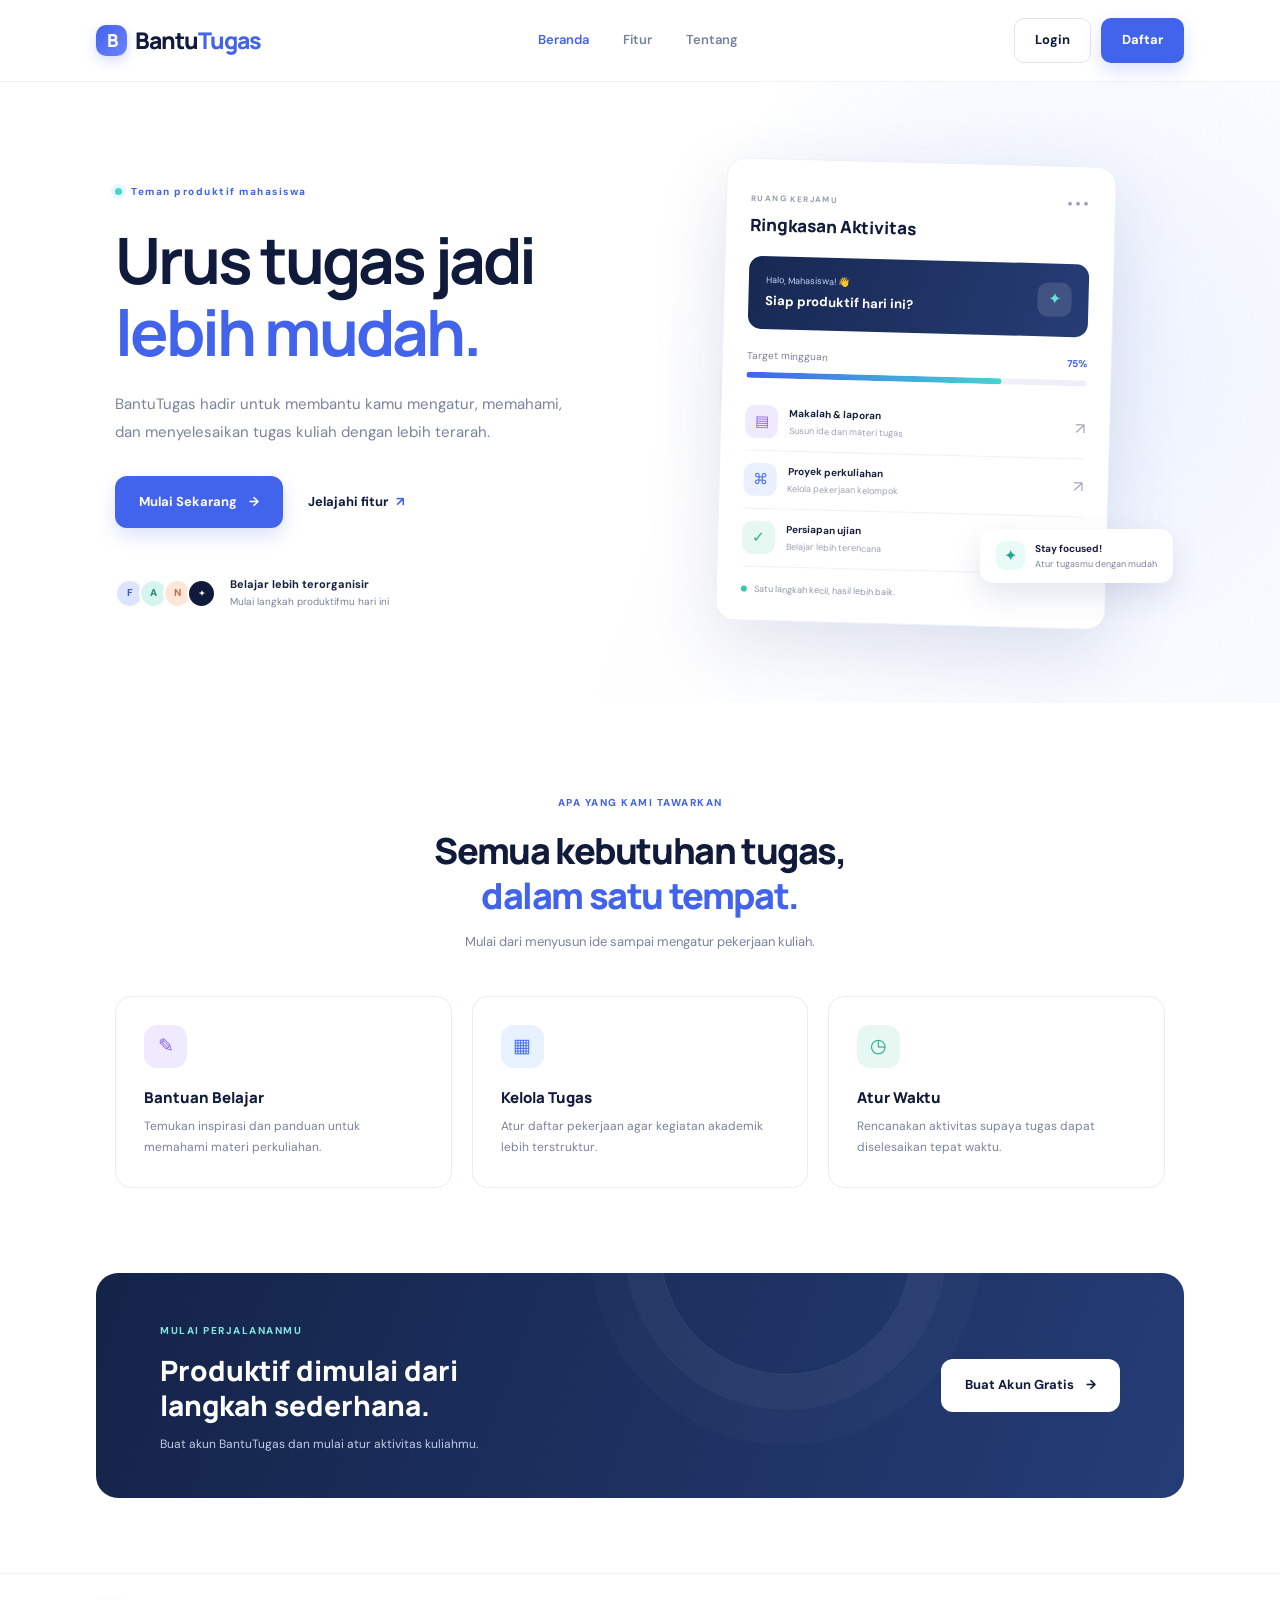
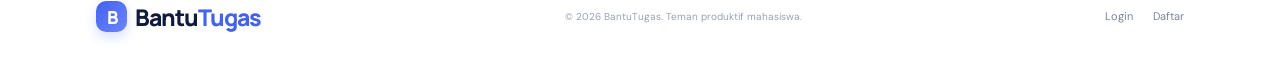
<file: index.html>
<!DOCTYPE html>
<html lang="id">
<head>
  <meta charset="UTF-8">
  <meta name="viewport" content="width=device-width, initial-scale=1.0">
  <title>BantuTugas | Beranda</title>
  <link rel="stylesheet" href="style.css">
</head>
<body>
  <header class="topbar">
    <a class="brand" href="index.html"><span class="brand-mark">B</span>Bantu<span>Tugas</span></a>
    <nav><a class="active" href="index.html">Beranda</a><a href="#fitur">Fitur</a><a href="#tentang">Tentang</a></nav>
    <div class="nav-actions"><a class="btn btn-outline" href="login.html">Login</a><a class="btn btn-primary" href="daftar.html">Daftar</a></div>
  </header>

  <main>
    <section class="hero">
      <div class="hero-copy">
        <span class="eyebrow"><span class="dot"></span> Teman produktif mahasiswa</span>
        <h1>Urus tugas jadi<br><span>lebih mudah.</span></h1>
        <p>BantuTugas hadir untuk membantu kamu mengatur, memahami, dan menyelesaikan tugas kuliah dengan lebih terarah.</p>
        <div class="hero-actions"><a class="btn btn-primary btn-large" href="daftar.html">Mulai Sekarang <span>→</span></a><a class="text-link" href="#fitur">Jelajahi fitur <span>↗</span></a></div>
        <div class="trust-row"><div class="avatar-stack"><i>F</i><i>A</i><i>N</i><i>+</i></div><div><strong>Belajar lebih terorganisir</strong><small>Mulai langkah produktifmu hari ini</small></div></div>
      </div>
      <div class="hero-visual">
        <div class="visual-glow"></div>
        <div class="dashboard-card">
          <div class="dash-head"><div><small>RUANG KERJAMU</small><h3>Ringkasan Aktivitas</h3></div><span class="more">•••</span></div>
          <div class="welcome-mini"><div><small>Halo, Mahasiswa! 👋</small><strong>Siap produktif hari ini?</strong></div><div class="mini-icon">✦</div></div>
          <div class="progress-head"><span>Target mingguan</span><strong>75%</strong></div>
          <div class="progress"><span></span></div>
          <div class="task-list">
            <div class="task"><span class="task-icon purple">▤</span><div><strong>Makalah & laporan</strong><small>Susun ide dan materi tugas</small></div><span class="task-arrow">↗</span></div>
            <div class="task"><span class="task-icon blue">⌘</span><div><strong>Proyek perkuliahan</strong><small>Kelola pekerjaan kelompok</small></div><span class="task-arrow">↗</span></div>
            <div class="task"><span class="task-icon mint">✓</span><div><strong>Persiapan ujian</strong><small>Belajar lebih terencana</small></div><span class="task-arrow">↗</span></div>
          </div>
          <div class="dash-footer"><span class="live-dot"></span> Satu langkah kecil, hasil lebih baik.</div>
        </div>
        <div class="floating-note"><span>✦</span><div><strong>Stay focused!</strong><small>Atur tugasmu dengan mudah</small></div></div>
      </div>
    </section>

    <section class="features section" id="fitur">
      <div class="section-heading"><span class="eyebrow">APA YANG KAMI TAWARKAN</span><h2>Semua kebutuhan tugas,<br><span>dalam satu tempat.</span></h2><p>Mulai dari menyusun ide sampai mengatur pekerjaan kuliah.</p></div>
      <div class="feature-grid">
        <article class="feature-card"><div class="feature-icon lavender">✎</div><h3>Bantuan Belajar</h3><p>Temukan inspirasi dan panduan untuk memahami materi perkuliahan.</p></article>
        <article class="feature-card"><div class="feature-icon sky">▦</div><h3>Kelola Tugas</h3><p>Atur daftar pekerjaan agar kegiatan akademik lebih terstruktur.</p></article>
        <article class="feature-card"><div class="feature-icon green">◷</div><h3>Atur Waktu</h3><p>Rencanakan aktivitas supaya tugas dapat diselesaikan tepat waktu.</p></article>
      </div>
    </section>
    <section class="cta section" id="tentang"><div><span class="eyebrow">MULAI PERJALANANMU</span><h2>Produktif dimulai dari<br>langkah sederhana.</h2><p>Buat akun BantuTugas dan mulai atur aktivitas kuliahmu.</p></div><a class="btn btn-light btn-large" href="daftar.html">Buat Akun Gratis <span>→</span></a></section>
  </main>
  <footer><a class="brand" href="index.html"><span class="brand-mark">B</span>Bantu<span>Tugas</span></a><p>© 2026 BantuTugas. Teman produktif mahasiswa.</p><div><a href="login.html">Login</a><a href="daftar.html">Daftar</a></div></footer>
</body>
</html>
</file>
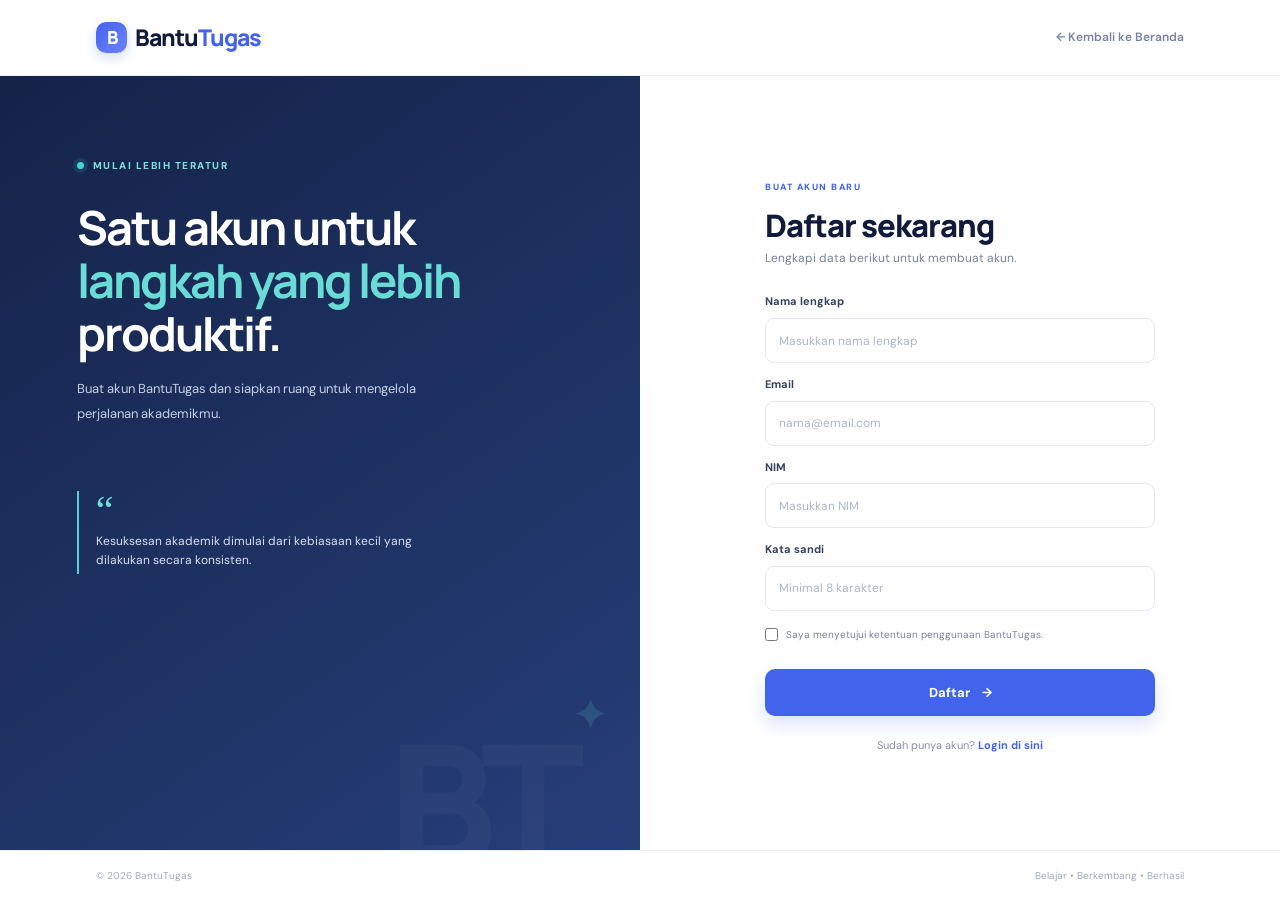
<file: daftar.html>
<!DOCTYPE html>
<html lang="id">
<head>
  <meta charset="UTF-8">
  <meta name="viewport" content="width=device-width, initial-scale=1.0">
  <title>BantuTugas | Daftar</title>
  <link rel="stylesheet" href="style.css">
</head>
<body class="auth-body">
  <header class="auth-top"><a class="brand" href="index.html"><span class="brand-mark">B</span>Bantu<span>Tugas</span></a><a class="back-link" href="index.html">← Kembali ke Beranda</a></header>
  <main class="auth-layout">
    <section class="auth-aside">
      <span class="eyebrow"><span class="dot"></span> MULAI LEBIH TERATUR</span>
      <h1>Satu akun untuk<br><span>langkah yang lebih</span><br>produktif.</h1>
      <p>Buat akun BantuTugas dan siapkan ruang untuk mengelola perjalanan akademikmu.</p>
      <div class="aside-quote"><span>“</span><p>Kesuksesan akademik dimulai dari kebiasaan kecil yang dilakukan secara konsisten.</p></div>
      <div class="aside-decoration">BT<span>✦</span></div>
    </section>
    <section class="auth-panel">
      <div class="form-wrap">
        <span class="form-kicker">BUAT AKUN BARU</span><h2>Daftar sekarang</h2><p class="form-sub">Lengkapi data berikut untuk membuat akun.</p>
        <form action="login.html" method="get">
          <label for="nama">Nama lengkap</label><input id="nama" name="nama" type="text" placeholder="Masukkan nama lengkap" required>
          <label for="email">Email</label><input id="email" name="email" type="email" placeholder="nama@email.com" required>
          <label for="nim">NIM</label><input id="nim" name="nim" type="text" placeholder="Masukkan NIM" required>
          <label for="password">Kata sandi</label><input id="password" name="password" type="password" placeholder="Minimal 8 karakter" minlength="8" required>
          <label class="check-label"><input type="checkbox" required> Saya menyetujui ketentuan penggunaan BantuTugas.</label>
          <button class="btn btn-primary btn-full" type="submit">Daftar <span>→</span></button>
        </form>
        <p class="switch-auth">Sudah punya akun? <a href="login.html">Login di sini</a></p>
      </div>
    </section>
  </main>
  <footer class="auth-footer"><span>© 2026 BantuTugas</span><span>Belajar • Berkembang • Berhasil</span></footer>
</body>
</html>
</file>
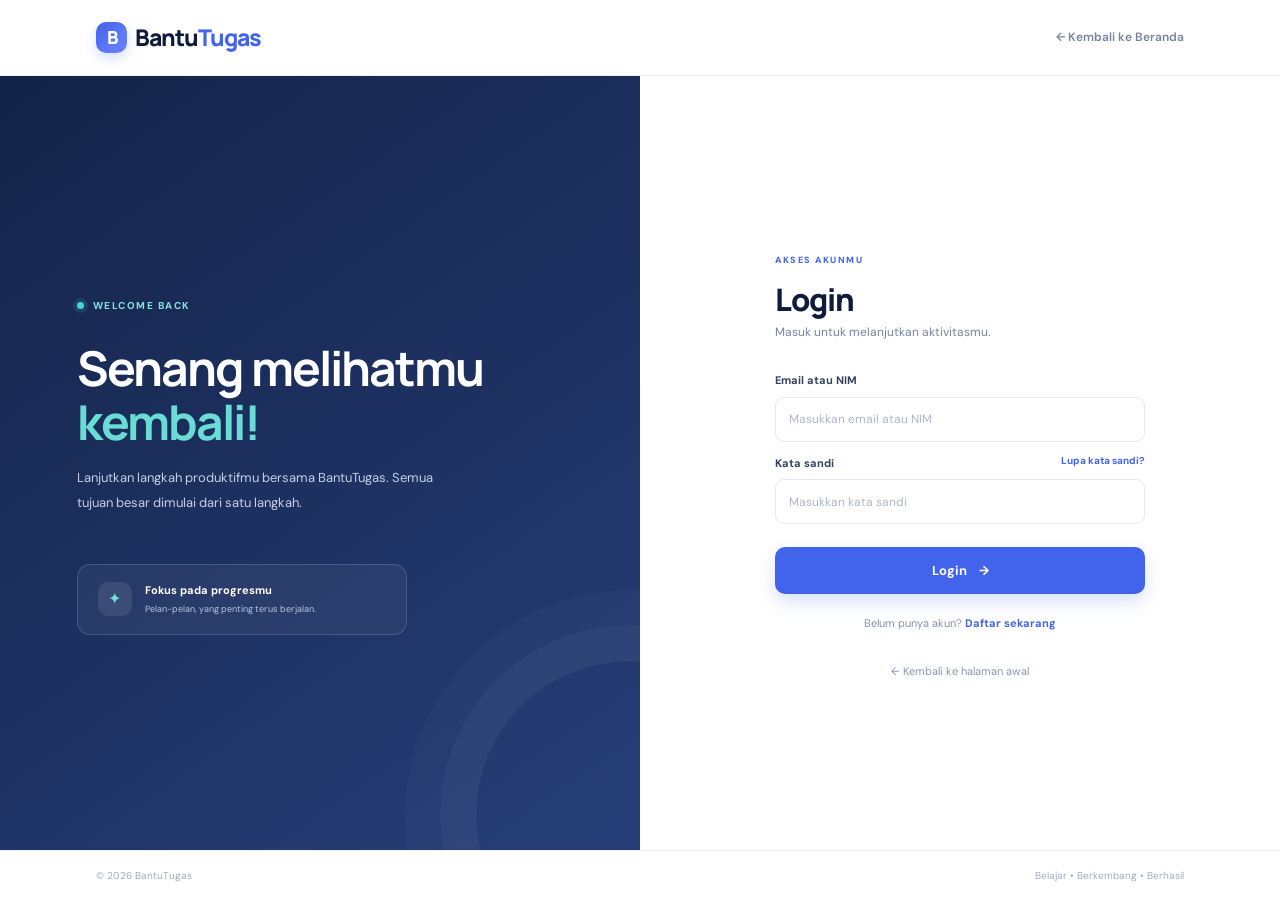
<file: login.html>
<!DOCTYPE html>
<html lang="id">
<head>
  <meta charset="UTF-8">
  <meta name="viewport" content="width=device-width, initial-scale=1.0">
  <title>BantuTugas | Login</title>
  <link rel="stylesheet" href="style.css">
</head>
<body class="auth-body">
  <header class="auth-top"><a class="brand" href="index.html"><span class="brand-mark">B</span>Bantu<span>Tugas</span></a><a class="back-link" href="index.html">← Kembali ke Beranda</a></header>
  <main class="login-layout">
    <section class="login-art">
      <div class="login-art-content"><span class="eyebrow"><span class="dot"></span> WELCOME BACK</span><h1>Senang melihatmu<br><span>kembali!</span></h1><p>Lanjutkan langkah produktifmu bersama BantuTugas. Semua tujuan besar dimulai dari satu langkah.</p><div class="login-art-card"><span class="spark">✦</span><div><strong>Fokus pada progresmu</strong><small>Pelan-pelan, yang penting terus berjalan.</small></div></div></div>
      <div class="big-orb"></div>
    </section>
    <section class="auth-panel login-panel">
      <div class="form-wrap">
        <span class="form-kicker">AKSES AKUNMU</span><h2>Login</h2><p class="form-sub">Masuk untuk melanjutkan aktivitasmu.</p>
        <form action="profil.html" method="get">
          <label for="email">Email atau NIM</label><input id="email" name="email" type="text" placeholder="Masukkan email atau NIM" required>
          <div class="label-line"><label for="password">Kata sandi</label><a href="#" onclick="alert('Silakan hubungi pengelola untuk bantuan akun.'); return false;">Lupa kata sandi?</a></div>
          <input id="password" name="password" type="password" placeholder="Masukkan kata sandi" required>
          <button class="btn btn-primary btn-full" type="submit">Login <span>→</span></button>
        </form>
        <p class="switch-auth">Belum punya akun? <a href="daftar.html">Daftar sekarang</a></p>
        <a class="back-home" href="index.html">← Kembali ke halaman awal</a>
      </div>
    </section>
  </main>
  <footer class="auth-footer"><span>© 2026 BantuTugas</span><span>Belajar • Berkembang • Berhasil</span></footer>
</body>
</html>
</file>
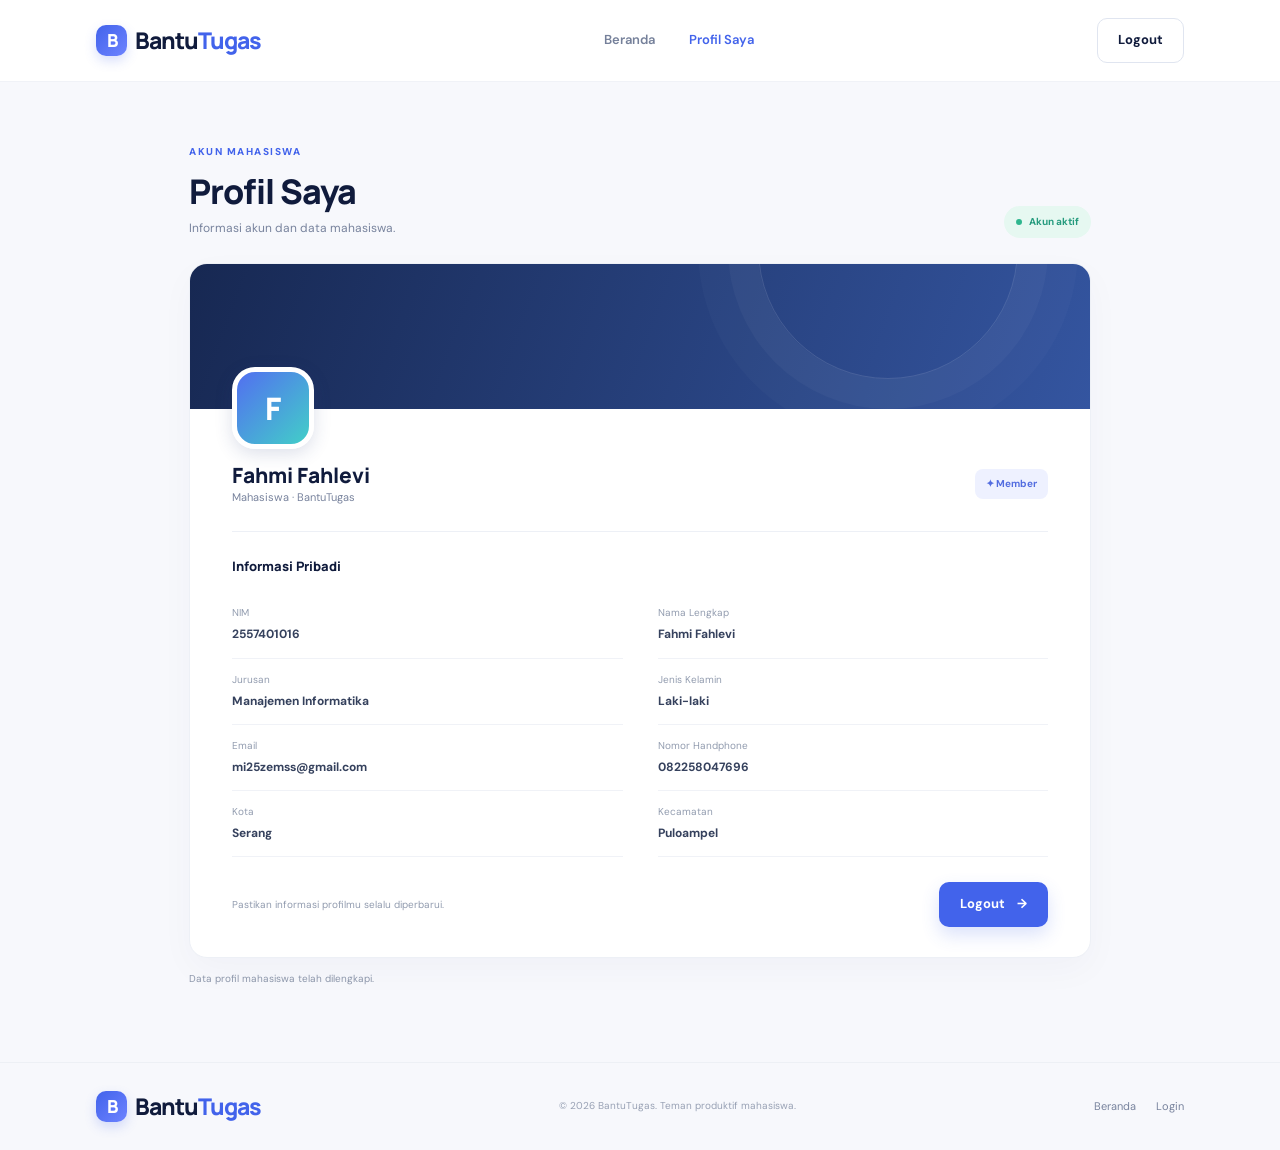
<file: profil.html>
<!DOCTYPE html>
<html lang="id">
<head>
  <meta charset="UTF-8">
  <meta name="viewport" content="width=device-width, initial-scale=1.0">
  <title>BantuTugas | Profil</title>
  <link rel="stylesheet" href="style.css">
</head>
<body class="profile-body">
  <header class="topbar">
    <a class="brand" href="index.html"><span class="brand-mark">B</span>Bantu<span>Tugas</span></a>
    <nav><a href="index.html">Beranda</a><a class="active" href="profil.html">Profil Saya</a></nav>
    <div class="nav-actions"><a class="btn btn-outline" href="index.html">Logout</a></div>
  </header>
  <main class="profile-main">
    <div class="profile-heading"><div><span class="eyebrow">AKUN MAHASISWA</span><h1>Profil Saya</h1><p>Informasi akun dan data mahasiswa.</p></div><span class="profile-status"><i></i> Akun aktif</span></div>
    <section class="profile-card">
      <div class="profile-cover"><div class="cover-pattern"></div></div>
      <div class="profile-content">
        <div class="profile-avatar">F</div>
        <div class="profile-name-row"><div><h2>Fahmi Fahlevi</h2><p>Mahasiswa · BantuTugas</p></div><span class="member-tag">✦ Member</span></div>
        <div class="profile-divider"></div>
        <h3 class="data-title">Informasi Pribadi</h3>
        <div class="data-grid">
          <div class="data-item"><span>NIM</span><strong>2557401016</strong></div>
          <div class="data-item"><span>Nama Lengkap</span><strong>Fahmi Fahlevi</strong></div>
          <div class="data-item"><span>Jurusan</span><strong>Manajemen Informatika</strong></div>
          <div class="data-item"><span>Jenis Kelamin</span><strong>Laki-laki</strong></div>
          <div class="data-item"><span>Email</span><strong>mi25zemss@gmail.com</strong></div>
          <div class="data-item"><span>Nomor Handphone</span><strong>082258047696</strong></div>
          <div class="data-item"><span>Kota</span><strong>Serang</strong></div>
          <div class="data-item"><span>Kecamatan</span><strong>Puloampel</strong></div>
        </div>
        <div class="profile-bottom"><p>Pastikan informasi profilmu selalu diperbarui.</p><a class="btn btn-primary" href="index.html">Logout <span>→</span></a></div>
      </div>
    </section>
    <p class="profile-note">Data profil mahasiswa telah dilengkapi.</p>
  </main>
  <footer><a class="brand" href="index.html"><span class="brand-mark">B</span>Bantu<span>Tugas</span></a><p>© 2026 BantuTugas. Teman produktif mahasiswa.</p><div><a href="index.html">Beranda</a><a href="login.html">Login</a></div></footer>
</body>
</html>
</file>
<file: style.css>
@import url('https://fonts.googleapis.com/css2?family=DM+Sans:wght@400;500;600;700&family=Manrope:wght@400;500;600;700;800&display=swap');

:root{--navy:#101b3c;--navy2:#172852;--blue:#4263eb;--cyan:#43d5d0;--ink:#17213b;--muted:#78839d;--line:#e8ecf4;--soft:#f5f7fc;--white:#fff;--radius:20px}
*{box-sizing:border-box;margin:0;padding:0}
html{scroll-behavior:smooth}
body{font-family:'DM Sans',sans-serif;color:var(--ink);background:#fff;line-height:1.6}
a{text-decoration:none;color:inherit}
.topbar{height:82px;padding:0 7.5%;display:flex;align-items:center;justify-content:space-between;background:#fff;border-bottom:1px solid #f0f2f7}
.brand{font-family:'Manrope',sans-serif;font-weight:800;font-size:23px;letter-spacing:-1px;display:flex;align-items:center;gap:8px;color:var(--navy)}
.brand>span:last-child{margin-left:-8px;color:var(--blue)}
.brand-mark{width:31px;height:31px;border-radius:10px;background:linear-gradient(135deg,var(--blue),#6d83ff);color:#fff;display:inline-grid;place-items:center;font-size:18px;box-shadow:0 5px 12px #4263eb35}
.topbar nav{display:flex;gap:34px;color:#75809a;font-size:13px;font-weight:600}
.topbar nav a:hover,.topbar nav a.active{color:var(--blue)}
.nav-actions{display:flex;align-items:center;gap:10px}
.btn{display:inline-flex;align-items:center;justify-content:center;gap:12px;padding:11px 20px;border-radius:10px;font-weight:700;font-size:13px;transition:.2s;border:1px solid transparent;cursor:pointer;font-family:inherit}
.btn:hover{transform:translateY(-2px)}
.btn-primary{background:var(--blue);color:#fff;box-shadow:0 8px 18px #4263eb30}
.btn-primary:hover{background:#3454dc}
.btn-outline{border-color:#e0e5f0;color:var(--navy);background:#fff}
.btn-large{padding:15px 23px;border-radius:12px}
.btn-full{width:100%;margin-top:10px;padding:14px}
.hero{min-height:620px;padding:80px 9% 78px;display:grid;grid-template-columns:1fr 1fr;align-items:center;gap:55px;background:radial-gradient(circle at 80% 45%,#e9efff 0,transparent 34%),linear-gradient(110deg,#fff 50%,#f8faff 100%);overflow:hidden}
.hero-copy{max-width:540px}
.eyebrow{display:inline-flex;align-items:center;gap:9px;color:var(--blue);font-size:10px;font-weight:800;letter-spacing:1.5px}
.dot{width:7px;height:7px;background:var(--cyan);border-radius:50%;box-shadow:0 0 0 4px #43d5d020}
.hero h1,.auth-aside h1,.login-art h1{font-family:'Manrope',sans-serif;font-size:clamp(43px,5vw,66px);line-height:1.13;letter-spacing:-3px;color:var(--navy);margin:21px 0}
.hero h1 span,.auth-aside h1 span,.login-art h1 span,.section-heading h2 span{color:var(--blue)}
.hero-copy>p{color:var(--muted);font-size:15px;line-height:1.9;max-width:450px}
.hero-actions{display:flex;align-items:center;gap:25px;margin-top:29px}
.text-link{font-size:13px;font-weight:700;color:var(--navy)}
.text-link span{color:var(--blue);margin-left:5px}
.trust-row{display:flex;align-items:center;gap:14px;margin-top:48px}
.avatar-stack{display:flex;padding-left:5px}
.avatar-stack i{font-style:normal;width:29px;height:29px;border-radius:50%;border:2px solid #fff;background:#dce4ff;color:#3e56b8;display:grid;place-items:center;font-size:10px;font-weight:800;margin-left:-5px}
.avatar-stack i:nth-child(2){background:#d6f5ee;color:#238b79}.avatar-stack i:nth-child(3){background:#ffe6d9;color:#bd704c}.avatar-stack i:nth-child(4){background:var(--navy);color:#fff}
.trust-row strong,.trust-row small{display:block}.trust-row strong{font-size:11px}.trust-row small{font-size:10px;color:var(--muted)}
.hero-visual{position:relative;min-height:440px;display:grid;place-items:center}
.visual-glow{position:absolute;width:390px;height:390px;border-radius:50%;background:linear-gradient(135deg,#dce5ff,#e4fbf8);filter:blur(1px)}
.dashboard-card{z-index:1;width:min(100%,390px);background:#fff;border:1px solid #edf0f7;border-radius:19px;padding:24px;box-shadow:0 25px 70px #243b7820;transform:rotate(1.5deg)}
.dash-head{display:flex;justify-content:space-between;align-items:start}.dash-head small{font-size:8px;letter-spacing:1.4px;color:#96a0b5;font-weight:800}.dash-head h3{font:800 17px 'Manrope';margin-top:4px;color:var(--navy)}.more{color:#9ca6ba;letter-spacing:2px}
.welcome-mini{margin:20px 0 19px;background:linear-gradient(110deg,#172852,#263d75);border-radius:13px;padding:17px;color:#fff;display:flex;justify-content:space-between;align-items:center}.welcome-mini small,.welcome-mini strong{display:block}.welcome-mini small{font-size:9px;color:#c5d2f4}.welcome-mini strong{font-size:13px;margin-top:4px}.mini-icon{width:34px;height:34px;background:#ffffff20;border-radius:10px;display:grid;place-items:center;color:#69e2dc}
.progress-head{display:flex;justify-content:space-between;font-size:10px;color:#78839d;margin-bottom:8px}.progress-head strong{color:var(--blue)}.progress{height:6px;background:#edf0f7;border-radius:10px;overflow:hidden}.progress span{display:block;width:75%;height:100%;background:linear-gradient(90deg,var(--blue),var(--cyan));border-radius:10px}
.task-list{margin-top:15px}.task{display:flex;align-items:center;gap:11px;padding:12px 0;border-bottom:1px solid #f0f2f7}.task-icon{width:33px;height:33px;border-radius:10px;display:grid;place-items:center;font-size:15px}.purple{background:#f0eaff;color:#8a65dc}.blue{background:#eaf0ff;color:#4d70e7}.mint{background:#e5f8f2;color:#32a88c}.task strong,.task small{display:block}.task strong{font-size:10px}.task small{font-size:9px;color:#98a1b4;margin-top:2px}.task-arrow{margin-left:auto;color:#9da7bb}.dash-footer{font-size:9px;color:#8c96aa;padding-top:15px}.live-dot{display:inline-block;width:6px;height:6px;border-radius:50%;background:#3ac7a3;margin-right:5px}
.floating-note{position:absolute;right:-8px;bottom:42px;z-index:2;display:flex;align-items:center;gap:10px;background:#fff;padding:12px 16px;border-radius:13px;box-shadow:0 12px 30px #243b7820}.floating-note>span{width:29px;height:29px;display:grid;place-items:center;background:#e8fbf7;color:#22a88d;border-radius:9px}.floating-note strong,.floating-note small{display:block}.floating-note strong{font-size:10px}.floating-note small{font-size:9px;color:var(--muted)}
.section{padding:85px 9%}.section-heading{text-align:center}.section-heading h2{font:800 36px/1.25 'Manrope';letter-spacing:-1.4px;color:var(--navy);margin:14px 0}.section-heading p{color:var(--muted);font-size:13px}.feature-grid{display:grid;grid-template-columns:repeat(3,1fr);gap:20px;margin-top:43px}.feature-card{padding:28px;border:1px solid var(--line);border-radius:16px;background:#fff;transition:.2s}.feature-card:hover{transform:translateY(-5px);box-shadow:0 15px 35px #1b2b5010}.feature-icon{width:43px;height:43px;border-radius:13px;display:grid;place-items:center;font-size:19px;margin-bottom:19px}.lavender{background:#f0eaff;color:#8862df}.sky{background:#e8f1ff;color:#4672e8}.green{background:#e6f8f1;color:#29a88b}.feature-card h3{font:800 15px 'Manrope';color:var(--navy);margin-bottom:8px}.feature-card p{font-size:12px;color:var(--muted);line-height:1.8}
.cta{margin:0 7.5% 75px;padding:43px 5%;border-radius:22px;background:linear-gradient(110deg,#142348,#253d76);display:flex;align-items:center;justify-content:space-between;color:#fff;position:relative;overflow:hidden}.cta:after{content:"";position:absolute;width:250px;height:250px;border:1px solid #ffffff18;border-radius:50%;right:25%;top:-150px;box-shadow:0 0 0 35px #ffffff08,0 0 0 70px #ffffff05}.cta .eyebrow{color:#83e4df}.cta h2{font:800 28px/1.25 'Manrope';margin:12px 0}.cta p{font-size:12px;color:#c2cce3}.btn-light{background:#fff;color:var(--navy);z-index:1}
footer{padding:25px 7.5%;display:flex;align-items:center;justify-content:space-between;border-top:1px solid #edf0f5}footer p{font-size:10px;color:#98a1b4}footer>div{display:flex;gap:20px;font-size:11px;color:#78839d}
.auth-body{min-height:100vh;background:#f7f8fc}.auth-top{height:76px;padding:0 7.5%;display:flex;align-items:center;justify-content:space-between;background:#fff;border-bottom:1px solid #edf0f6}.back-link{font-size:12px;color:#78839d;font-weight:600}.back-link:hover{color:var(--blue)}
.auth-layout{min-height:calc(100vh - 126px);display:grid;grid-template-columns:1fr 1fr;background:#fff}.auth-aside{padding:75px 12%;background:linear-gradient(145deg,#142348,#263e78);color:#fff;position:relative;overflow:hidden}.auth-aside .eyebrow,.login-art .eyebrow{color:#7fe0dc}.auth-aside h1,.login-art h1{font-size:47px;color:#fff;letter-spacing:-2px;margin:24px 0 17px}.auth-aside h1 span,.login-art h1 span{color:#69dcd6}.auth-aside>p,.login-art-content>p{font-size:13px;line-height:1.9;color:#c5cfe5;max-width:390px}.aside-quote{margin-top:65px;border-left:2px solid #58d2cb;padding:4px 0 4px 17px;max-width:360px}.aside-quote span{font:40px Georgia;color:#6ce0d8;line-height:.8}.aside-quote p{font-size:12px;color:#d9e0ef}.aside-decoration{position:absolute;bottom:-68px;right:7%;font:800 170px 'Manrope';color:#ffffff09;letter-spacing:-12px}.aside-decoration span{font-size:40px;color:#6ce0d825;vertical-align:top}
.auth-panel{display:flex;align-items:center;justify-content:center;padding:55px 8%}.form-wrap{width:100%;max-width:390px}.form-kicker{font-size:9px;letter-spacing:1.5px;font-weight:800;color:var(--blue)}.form-wrap h2{font:800 31px 'Manrope';letter-spacing:-1px;color:var(--navy);margin:7px 0 3px}.form-sub{font-size:12px;color:var(--muted);margin-bottom:25px}.form-wrap form>label,.label-line label{display:block;font-size:11px;font-weight:700;color:#35415d;margin:13px 0 7px}.form-wrap input:not([type=checkbox]){width:100%;height:45px;border:1px solid #e3e8f1;border-radius:9px;padding:0 13px;font:12px 'DM Sans';outline:none;background:#fff;color:var(--ink);transition:.2s}.form-wrap input:focus{border-color:#7b91f4;box-shadow:0 0 0 3px #4263eb12}.form-wrap input::placeholder{color:#aeb6c6}.check-label{display:flex!important;align-items:center;gap:8px;font-size:10px!important;color:#78839d!important;font-weight:400!important;margin:16px 0!important}.check-label input{accent-color:var(--blue)}.switch-auth{text-align:center;font-size:11px;color:#8791a5;margin-top:21px}.switch-auth a,.label-line a{color:var(--blue);font-weight:700}.label-line{display:flex;justify-content:space-between;align-items:center}.label-line a{font-size:10px}.auth-footer{height:50px;padding:0 7.5%;display:flex;justify-content:space-between;align-items:center;background:#fff;color:#a1aabc;font-size:10px;border-top:1px solid #edf0f6}
.login-layout{min-height:calc(100vh - 126px);display:grid;grid-template-columns:1fr 1fr;background:#fff}.login-art{padding:90px 12%;background:linear-gradient(145deg,#142348,#263e78);color:#fff;position:relative;overflow:hidden;display:flex;align-items:center}.login-art-content{position:relative;z-index:1}.login-art h1{font-size:48px}.login-art-card{margin-top:48px;padding:17px 20px;border:1px solid #ffffff25;background:#ffffff0d;border-radius:13px;display:flex;align-items:center;gap:13px;max-width:330px}.spark{width:34px;height:34px;background:#ffffff17;color:#70e1db;border-radius:10px;display:grid;place-items:center}.login-art-card strong,.login-art-card small{display:block}.login-art-card strong{font-size:11px}.login-art-card small{font-size:9px;color:#bac8e5;margin-top:3px}.big-orb{position:absolute;width:310px;height:310px;border:1px solid #ffffff13;border-radius:50%;right:-145px;bottom:-120px;box-shadow:0 0 0 35px #ffffff08,0 0 0 70px #ffffff05}
.login-panel .form-wrap{max-width:370px}.login-panel .form-wrap form{margin-top:30px}.login-panel .form-wrap .btn{margin-top:23px}.back-home{display:block;text-align:center;margin-top:30px;font-size:11px;color:#8b95a8}.back-home:hover{color:var(--blue)}
.profile-body{background:#f7f8fc}.profile-main{max-width:950px;margin:55px auto 75px;padding:0 24px}.profile-heading{display:flex;justify-content:space-between;align-items:end;margin-bottom:25px}.profile-heading h1{font:800 34px 'Manrope';color:var(--navy);letter-spacing:-1px;margin:5px 0}.profile-heading p{font-size:12px;color:var(--muted)}.profile-status{font-size:10px;font-weight:700;color:#259b7e;background:#e6f8f1;padding:8px 12px;border-radius:20px}.profile-status i{display:inline-block;width:6px;height:6px;background:#2eb68e;border-radius:50%;margin-right:5px}.profile-card{background:#fff;border:1px solid #edf0f6;border-radius:18px;overflow:hidden;box-shadow:0 12px 35px #17285208}.profile-cover{height:145px;background:linear-gradient(110deg,#172852,#3455a0);position:relative;overflow:hidden}.cover-pattern{position:absolute;width:260px;height:260px;border:1px solid #ffffff20;border-radius:50%;right:8%;top:-145px;box-shadow:0 0 0 30px #ffffff08,0 0 0 60px #ffffff05}.profile-content{padding:0 42px 30px}.profile-avatar{width:82px;height:82px;border-radius:23px;background:linear-gradient(135deg,#526ff0,#42cfc8);border:5px solid #fff;display:grid;place-items:center;color:#fff;font:800 31px 'Manrope';margin-top:-42px;position:relative;box-shadow:0 5px 18px #243b7828}.profile-name-row{display:flex;align-items:center;justify-content:space-between;margin-top:12px}.profile-name-row h2{font:800 21px 'Manrope';color:var(--navy)}.profile-name-row p{font-size:11px;color:var(--muted)}.member-tag{font-size:10px;color:#536de0;background:#eef1ff;padding:7px 11px;border-radius:8px;font-weight:700}.profile-divider{height:1px;background:#edf0f6;margin:25px 0}.data-title{font:800 13px 'Manrope';color:var(--navy);margin-bottom:17px}.data-grid{display:grid;grid-template-columns:1fr 1fr;gap:0 35px}.data-item{padding:13px 0;border-bottom:1px solid #f0f2f7}.data-item span,.data-item strong{display:block}.data-item span{font-size:10px;color:#929caf;margin-bottom:4px}.data-item strong{font-size:12px;color:#35415d}.profile-bottom{display:flex;align-items:center;justify-content:space-between;margin-top:25px}.profile-bottom p{font-size:10px;color:#929caf}.profile-note{font-size:10px;color:#8c96aa;margin-top:13px}
@media(max-width:850px){.topbar{padding:0 5%}.topbar nav{gap:15px}.hero{padding:65px 7%;gap:20px}.hero h1{font-size:50px}.hero-visual{transform:scale(.9)}.auth-aside,.login-art{padding:65px 9%}.auth-panel{padding:45px 7%}.cta{margin-left:5%;margin-right:5%}}
@media(max-width:650px){.topbar{height:68px}.topbar nav{display:none}.brand{font-size:20px}.nav-actions .btn{padding:9px 12px;font-size:11px}.hero{grid-template-columns:1fr;padding:55px 7% 35px;gap:5px}.hero h1{font-size:48px}.hero-copy>p{font-size:13px}.hero-visual{min-height:390px;transform:none}.dashboard-card{max-width:350px;padding:19px}.visual-glow{width:310px;height:310px}.floating-note{right:0;bottom:15px}.section{padding:60px 7%}.section-heading h2{font-size:29px}.feature-grid{grid-template-columns:1fr;gap:13px;margin-top:30px}.feature-card{padding:22px}.cta{margin:0 5% 45px;padding:30px 25px;display:block}.cta h2{font-size:25px}.cta .btn{margin-top:22px}.cta:after{right:-80px}footer{padding:22px 6%;flex-wrap:wrap;gap:15px}footer p{order:3;width:100%}.auth-top{height:67px;padding:0 6%}.back-link{font-size:10px}.auth-layout,.login-layout{grid-template-columns:1fr}.auth-aside,.login-art{padding:48px 8%;min-height:360px}.auth-aside h1,.login-art h1{font-size:39px}.aside-quote{margin-top:35px}.auth-panel{padding:48px 8%}.auth-footer{padding:0 6%;font-size:9px}.login-art{min-height:350px}.login-art-card{margin-top:28px}.login-panel{padding:50px 8%}.profile-main{margin:35px auto 50px;padding:0 5%}.profile-heading h1{font-size:29px}.profile-content{padding:0 22px 24px}.profile-cover{height:115px}.profile-avatar{width:72px;height:72px}.profile-name-row h2{font-size:18px}.data-grid{grid-template-columns:1fr;gap:0}.profile-bottom{align-items:flex-start;gap:15px;flex-direction:column}.profile-bottom .btn{align-self:stretch}}
</file>
